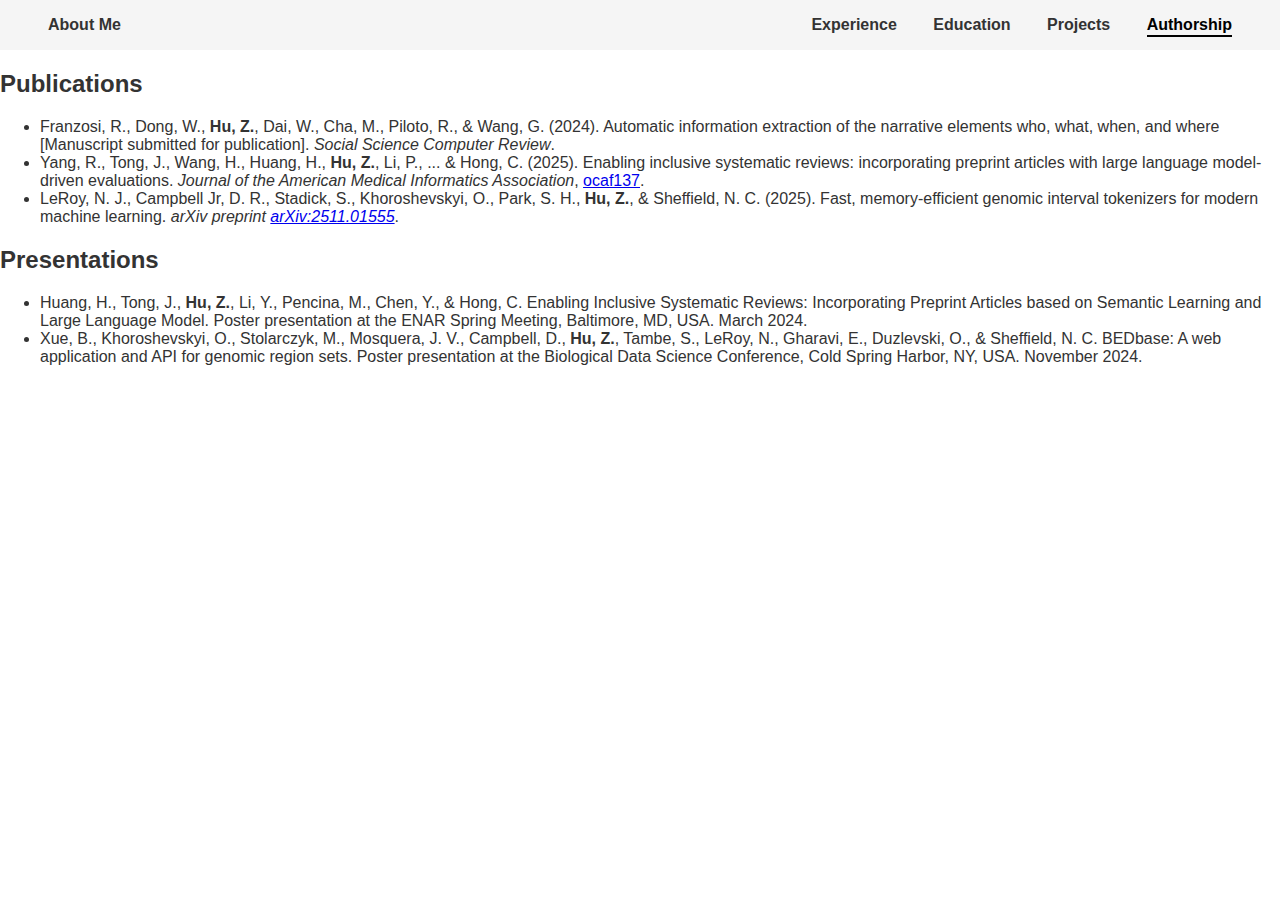
<file: authorship.html>
<!DOCTYPE html>
<html lang="en">
<head>
  <meta charset="utf-8"/>
  <meta content="width=device-width, initial-scale=1.0" name="viewport"/>
  <title>Authorship - Claude Hu</title>
  <link href="style.css" rel="stylesheet"/>
  <link href="https://cdnjs.cloudflare.com/ajax/libs/font-awesome/6.4.0/css/all.min.css" rel="stylesheet"/>
</head>
<body>
  <header>
    <div><a href="index.html">About Me</a></div>
    <nav>
      <a href="experience.html">Experience</a>
      <a href="education.html">Education</a>
      <a href="projects.html">Projects</a>
      <a class="active" href="authorship.html">Authorship</a>
    </nav>
  </header>

  <section>
    <h2>Publications</h2>
    <ul>
      <li>Franzosi, R., Dong, W., <strong>Hu, Z.</strong>, Dai, W., Cha, M., Piloto, R., &amp; Wang, G. (2024). Automatic information extraction of the narrative elements who, what, when, and where [Manuscript submitted for publication]. <em>Social Science Computer Review</em>.</li>
      <li>Yang, R., Tong, J., Wang, H., Huang, H.,  <strong>Hu, Z.</strong>, Li, P., ... &amp; Hong, C. (2025). Enabling inclusive systematic reviews: incorporating preprint articles with large language model-driven evaluations. <em>Journal of the American Medical Informatics Association</em>, <a href="https://doi.org/10.1093/jamia/ocaf137" target="_blank" rel="noopener noreferrer">ocaf137</a>.</li>
      <li>LeRoy, N. J., Campbell Jr, D. R., Stadick, S., Khoroshevskyi, O., Park, S. H., <strong>Hu, Z.</strong>, &amp; Sheffield, N. C. (2025). Fast, memory-efficient genomic interval tokenizers for modern machine learning. <em>arXiv preprint <a href="https://arxiv.org/abs/2511.01555" target="_blank" rel="noopener noreferrer">arXiv:2511.01555</a></em>.</li>
    </ul>

    <h2>Presentations</h2>
    <ul>
      <li>Huang, H., Tong, J., <strong>Hu, Z.</strong>, Li, Y., Pencina, M., Chen, Y., &amp; Hong, C. Enabling Inclusive Systematic Reviews: Incorporating Preprint Articles based on Semantic Learning and Large Language Model. Poster presentation at the ENAR Spring Meeting, Baltimore, MD, USA. March 2024.</li>
      <li>Xue, B., Khoroshevskyi, O., Stolarczyk, M., Mosquera, J. V., Campbell, D., <strong>Hu, Z.</strong>, Tambe, S., LeRoy, N., Gharavi, E., Duzlevski, O., &amp; Sheffield, N. C. BEDbase: A web application and API for genomic region sets. Poster presentation at the Biological Data Science Conference, Cold Spring Harbor, NY, USA. November 2024.</li>
    </ul>
  </section>
</body>
</html>
</file>
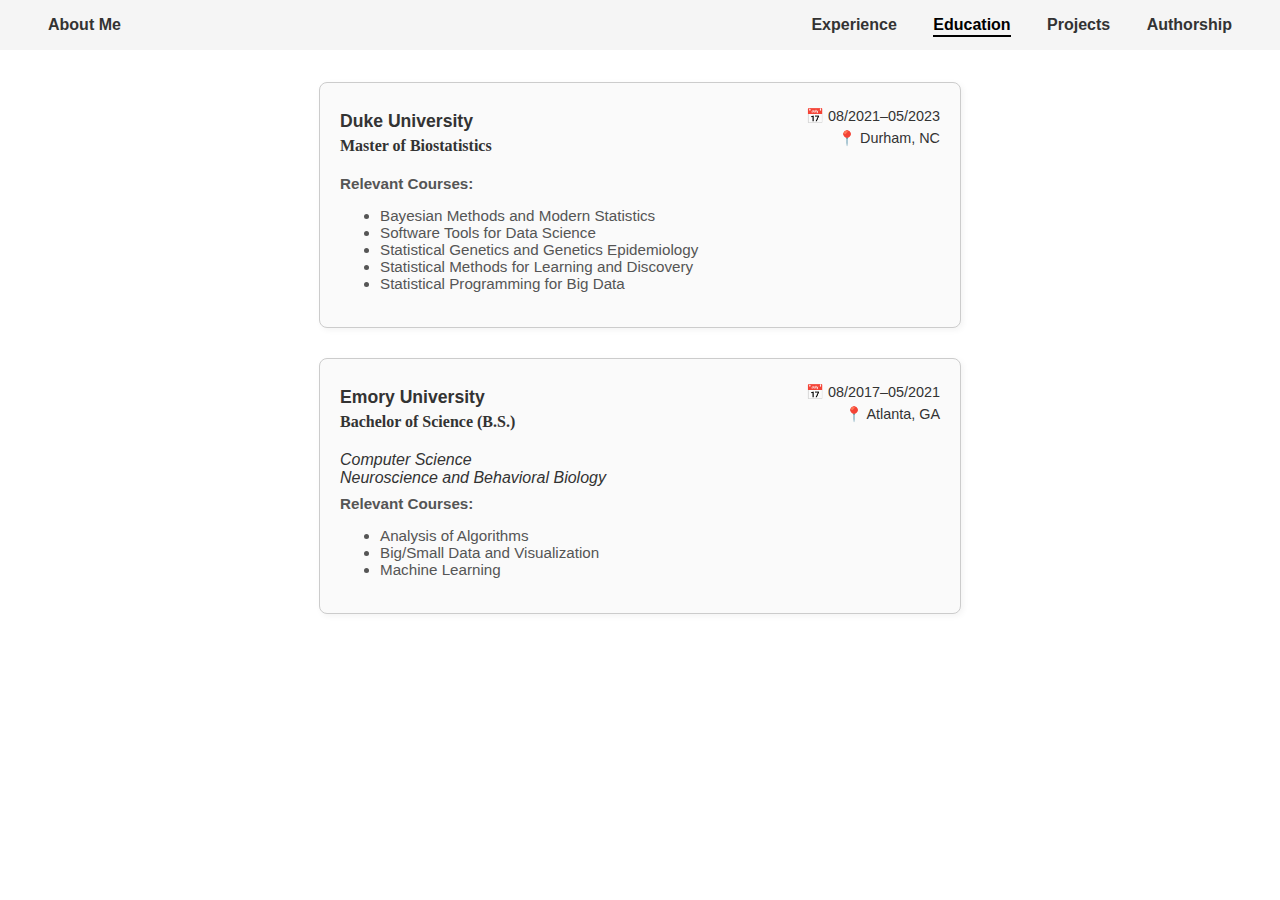
<file: education.html>
<!DOCTYPE html>

<html lang="en">
<head>
  <meta charset="utf-8"/>
  <title>Education - Claude Hu</title>
  <link href="style.css" rel="stylesheet"/>
  <style>
    .edu-container {
      display: flex;
      flex-direction: column;
      gap: 30px;
    }

    .edu-card {
      display: flex;
      justify-content: space-between;
      align-items: flex-start;
      border: 1px solid #ccc;
      padding: 20px;
      border-radius: 8px;
    }

    .edu-text {
      flex: 1;
    }

    .edu-info {
      text-align: right;
      white-space: nowrap;
      margin-left: 20px;
    }

    .degree {
      margin-bottom: 20px; /* 增加学位与课程之间的空隙 */
    }
  </style>
</head>

<body>
  <header>
    <div><a href="index.html">About Me</a></div>
    <nav>
      <a href="experience.html">Experience</a>
      <a class="active" href="education.html">Education</a>
      <a href="projects.html">Projects</a>
      <a href="authorship.html">Authorship</a>
    </nav>
  </header>

  <section>
    <div class="edu-container">

      <div class="edu-card">
        <div class="edu-text">
          <h3>Duke University</h3>
          <div class="degree">Master of Biostatistics</div>
          <div class="courses">
            <strong>Relevant Courses:</strong>
            <ul>
              <li>Bayesian Methods and Modern Statistics</li>
              <li>Software Tools for Data Science</li>
              <li>Statistical Genetics and Genetics Epidemiology</li>
              <li>Statistical Methods for Learning and Discovery</li>
              <li>Statistical Programming for Big Data</li>
            </ul>
          </div>
        </div>
        <div class="edu-info">
          <div>📅 08/2021–05/2023</div>
          <div>📍 Durham, NC</div>
        </div>
      </div>

      <div class="edu-card">
        <div class="edu-text">
          <h3>Emory University</h3>
          <div class="degree">Bachelor of Science (B.S.)</div>
          <div class="major">Computer Science</div>
          <div class="major">Neuroscience and Behavioral Biology</div>
          <div class="courses">
            <strong>Relevant Courses:</strong>
            <ul>
              <li>Analysis of Algorithms</li>
              <li>Big/Small Data and Visualization</li>
              <li>Machine Learning</li>
            </ul>
          </div>
        </div>
        <div class="edu-info">
          <div>📅 08/2017–05/2021</div>
          <div>📍 Atlanta, GA</div>
        </div>
      </div>

    </div>
  </section>
</body>
</html>
</file>
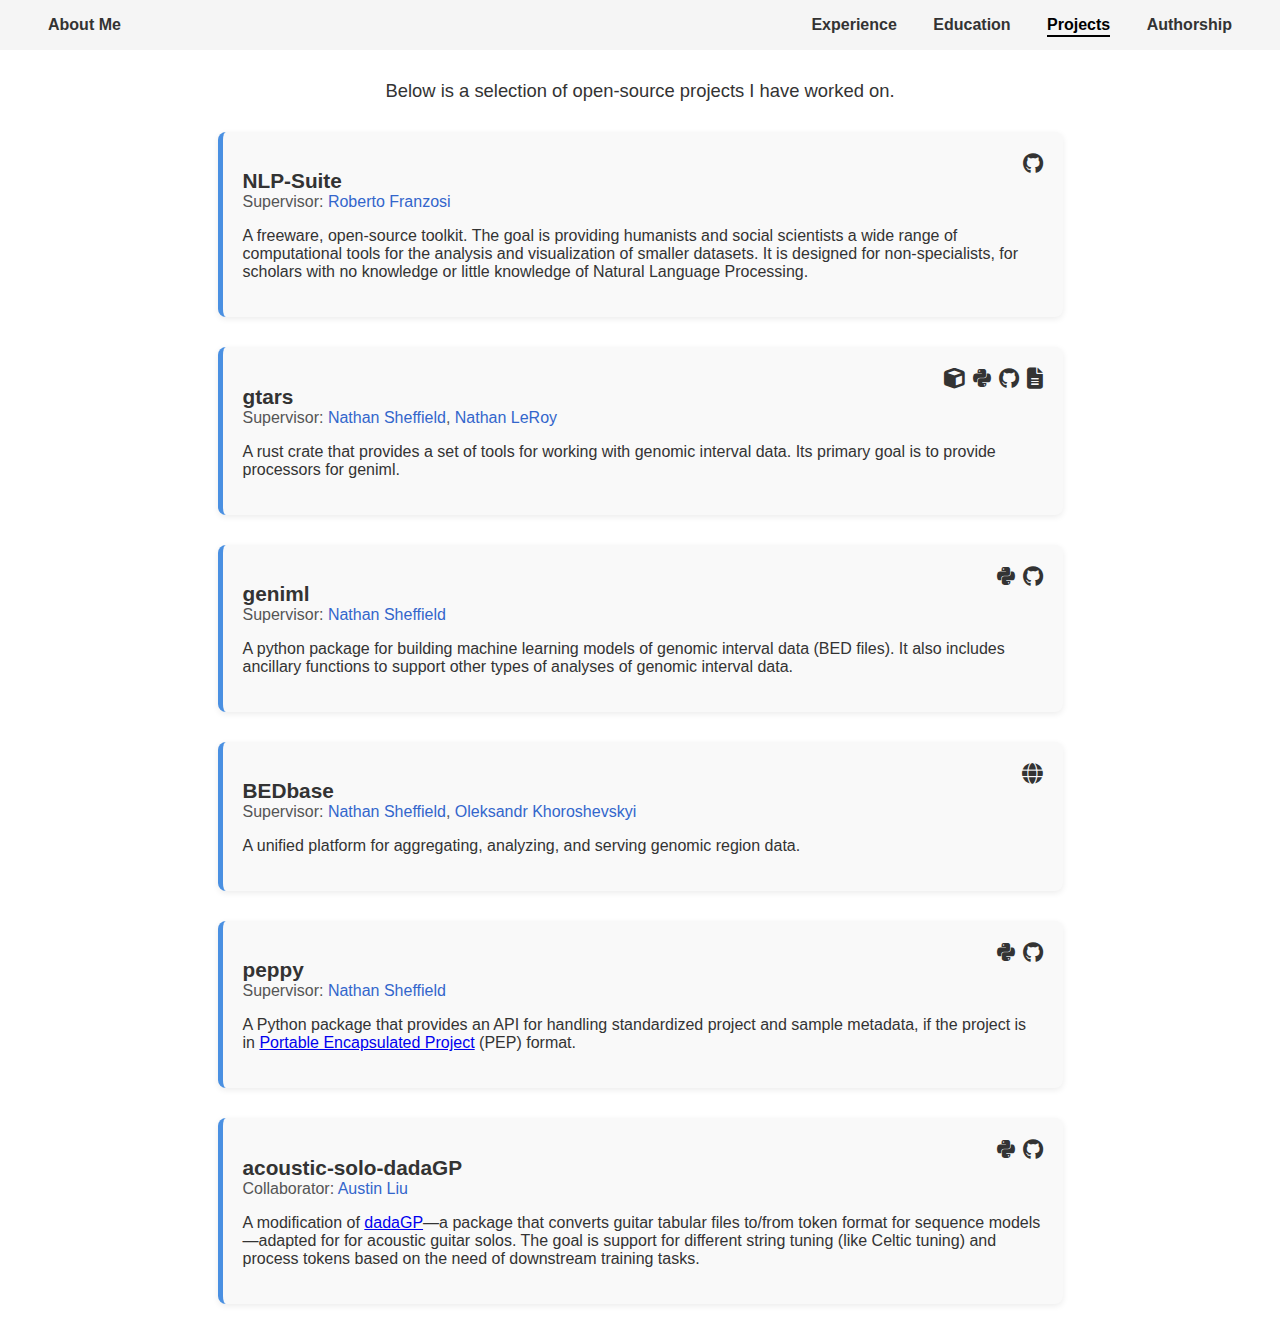
<file: projects.html>
<!DOCTYPE html>

<html lang="en">
<head>
<meta charset="utf-8"/>
<meta content="width=device-width, initial-scale=1.0" name="viewport"/>
<title>Projects - Claude Hu</title>
<link href="style.css" rel="stylesheet"/>
<link href="https://cdnjs.cloudflare.com/ajax/libs/font-awesome/6.4.0/css/all.min.css" rel="stylesheet"/>
</head>
<body>
<header>
<div><a href="index.html">About Me</a></div>
<nav>
<a href="experience.html">Experience</a>
<a href="education.html">Education</a>
<a class="active" href="projects.html">Projects</a>
<a href="authorship.html">Authorship</a>
</nav>
</header>

<p style="margin: 30px auto; font-size: 1.15em; text-align: center; max-width: 800px;">
  Below is a selection of open-source projects I have worked on.
</p>
  
<section>
<div class="experience-box">
<div class="top-right-icon">
<a href="https://github.com/NLP-Suite/NLP-Suite" target="_blank"><i class="fab fa-github"></i></a>
</div>
<h2>NLP-Suite</h2>
<h3 class="supervisor">Supervisor: <a href="https://sociology.emory.edu/people/bios/Franzosi-Roberto.html" target="_blank">Roberto Franzosi</a></h3>
<p>A freeware, open-source toolkit. The goal is providing humanists and social scientists a wide range of computational tools for the analysis and visualization of smaller datasets. It is designed for non-specialists, for scholars with no knowledge or little knowledge of Natural Language Processing. </p>
</div>
<div class="experience-box">
  <div class="top-right-icon">
    <a href="https://crates.io/crates/gtars" style="margin-right: 8px;" target="_blank">
      <i class="fas fa-cube"></i>
    </a>
    <a href="https://pypi.org/project/gtars/" style="margin-right: 8px;" target="_blank">
      <i class="fab fa-python"></i>
    </a>
    <a href="https://github.com/databio/gtars" style="margin-right: 8px;" target="_blank">
      <i class="fab fa-github"></i>
    </a>
    <a href="https://arxiv.org/abs/2511.01555" target="_blank">
      <i class="fas fa-file-alt"></i>
    </a>
  </div>

  <h2>gtars</h2>
  <h3 class="supervisor">
    Supervisor: 
    <a href="https://databio.org" target="_blank">Nathan Sheffield</a>,
    <a href="https://www.nathanleroy.dev/" target="_blank">Nathan LeRoy</a>
  </h3>
  <p>
    A rust crate that provides a set of tools for working with genomic interval data. Its primary goal is to provide processors for geniml.
  </p>
</div>
<div class="experience-box">
<div class="top-right-icon">
<a href="https://pypi.org/project/geniml/" style="margin-right: 8px;" target="_blank"><i class="fab fa-python"></i></a><a href="https://github.com/databio/geniml" target="_blank"><i class="fab fa-github"></i></a>
</div>
<h2>geniml</h2>
<h3 class="supervisor">Supervisor: <a href="https://databio.org" target="_blank">Nathan Sheffield</a></h3>
<p>A python package for building machine learning models of genomic interval data (BED files). It also includes ancillary functions to support other types of analyses of genomic interval data.</p>
</div>
<div class="experience-box">
  <div class="top-right-icon">
    <a href="https://bedbase.org" target="_blank"><i class="fas fa-globe"></i></a>
  </div>
  <h2>BEDbase</h2>
  <h3 class="supervisor">
    Supervisor: 
    <a href="https://databio.org" target="_blank">Nathan Sheffield</a>, 
    <a href="https://oleksandr.molfar.dev/" target="_blank">Oleksandr Khoroshevskyi</a>
  </h3>
  <p>A unified platform for aggregating, analyzing, and serving genomic region data.</p>
</div>
<div class="experience-box">
<div class="top-right-icon">
<a href="https://pypi.org/project/peppy/" style="margin-right: 8px;" target="_blank"><i class="fab fa-python"></i></a><a href="https://github.com/pepkit/peppy" target="_blank"><i class="fab fa-github"></i></a>
</div>
<h2>peppy</h2>
<h3 class="supervisor">Supervisor: <a href="https://databio.org" target="_blank">Nathan Sheffield</a></h3>
<p>A Python package that provides an API for handling standardized project and sample metadata, if the project is in <a href="https://pep.databio.org/">Portable Encapsulated Project</a> (PEP) format.</p>
</div>
<div class="experience-box">
<div class="top-right-icon">
<a href="https://pypi.org/project/acoustic-solo-dadaGP/" style="margin-right: 8px;" target="_blank"><i class="fab fa-python"></i></a><a href="https://github.com/austinliu05/acoustic-solo-dadaGP" target="_blank"><i class="fab fa-github"></i></a>
</div>
<h2>acoustic-solo-dadaGP</h2>
<h3 class="supervisor">Collaborator: <a href="https://austinliu.dev" target="_blank">Austin Liu</a></h3>
<p>A modification of <a href="https://github.com/dada-bots/dadaGP">dadaGP</a>—a package that converts guitar tabular files to/from token format for sequence models—adapted for for acoustic guitar solos. The goal is support for different string tuning (like Celtic tuning) and process tokens based on the need of downstream training tasks.</p>
</div>
</section>
</body>
</html>
</file>
<file: style.css>
body {
  font-family: Arial, sans-serif;
  margin: 0;
  padding: 0;
  background-color: #ffffff;
  color: #333;
}

header {
  display: flex;
  justify-content: space-between;
  align-items: center;
  padding: 1rem 2rem;
  background-color: #f5f5f5;
}

header a {
  margin: 0 1rem;
  text-decoration: none;
  color: #333;
  font-weight: bold;
}

header a.active {
  border-bottom: 2px solid black;
  padding-bottom: 2px;
  font-weight: bold;
  color: #000;
}

nav a.active {
  border-bottom: 2px solid black;
  padding-bottom: 2px;
  font-weight: bold;
  color: #000;
}

.hero {
  display: flex;
  flex-wrap: wrap;
  align-items: flex-start;
  padding: 2rem;
}

.hero img {
  max-width: 200px;
  border-radius: 1rem;
  margin-right: 2rem;
}

.intro {
  max-width: 600px;
}

.social-icons a {
  font-size: 1.5rem;
  text-decoration: none;
}

.social-icons img {
  height: 24px;
  vertical-align: middle;
}

/* New Sidebar Section */
.sidebar {
  background-color: #f0f0f0;
  padding: 1.5rem 1rem;
  border-radius: 1rem;
  display: flex;
  flex-direction: column;
  align-items: center;
  margin-right: 2rem;
  max-width: 250px;
}

.profile {
  display: flex;
  flex-direction: column;
  align-items: center;
}

.profile img {
  max-width: 120px;
  border-radius: 50%;
}

.profile .social-icons {
  margin-top: 1rem;
  display: flex;
  justify-content: center;
  gap: 12px;
}

.profile .social-icons a {
  font-size: 1.5rem;
  color: #333;
  text-decoration: none;
}

.profile .social-icons a:hover {
  color: #0077b5;
}

.profile .social-icons img {
  width: 24px;
  height: 24px;
}

.info-section {
  margin-top: 2rem;
  width: 100%;
}

.info-block {
  margin-bottom: 1.5rem;
  text-align: left;
  width: 100%;
  padding-left: 0.5rem;
}

.info-block h3 {
  margin-bottom: 0.5rem;
  font-size: 1.1rem;
  border-bottom: 1px solid #ccc;
  padding-bottom: 0.3rem;
}

.info-block ul {
  list-style-type: none;
  padding: 0;
  margin: 0;
}

.info-block li {
  font-size: 0.95rem;
  margin: 0.3rem 0;
}

/* Education section */
.edu-container {
  display: flex;
  flex-direction: column;
  align-items: center;
  padding: 2rem;
  gap: 2rem;
}

.edu-card {
  display: flex;
  justify-content: space-between;
  align-items: center;
  border: 1px solid #ddd;
  border-radius: 12px;
  box-shadow: 2px 2px 6px rgba(0,0,0,0.05);
  max-width: 600px;
  width: 100%;
  padding: 1.5rem;
  background: #fafafa;
  gap: 1rem;
}

.edu-text {
  flex: 1;
}

.edu-card img {
  width: 80px;
  height: auto;
}

.edu-card h3 {
  margin: 0.5rem 0 0.2rem;
  font-size: 1.1rem;
}

.degree {
  font-weight: bold;
  font-family: 'Georgia', serif;
  margin-top: 0.3rem;
  margin-bottom: 1.2rem;
}

.major {
  font-style: italic;
  font-family: 'Helvetica Neue', sans-serif;
}

.grad-date {
  font-size: 0.9rem;
  color: #666;
}

.courses {
  font-size: 0.95rem;
  color: #555;
  margin-top: 0.5rem;
}

.location {
  margin-top: 0.4rem;
  font-size: 0.95rem;
  color: #333;
}

/* Experience section */
.experience-box {
  background-color: #f9f9f9;
  border-left: 5px solid #4a90e2;
  padding: 20px;
  margin: 30px auto;
  max-width: 800px;
  box-shadow: 0 2px 6px rgba(0,0,0,0.08);
  border-radius: 8px;
}

.experience-box h2 {
  font-size: 1.3em;
  margin-bottom: 10px;
}

.experience-box .org {
  font-weight: normal;
  font-size: 0.95em;
  color: #555;
}

/* time & location to align to right side */
.edu-info {
  text-align: right;
  white-space: nowrap;
  font-size: 0.9rem;
  line-height: 1.5;
  margin-left: 1rem;
  align-self: flex-start; /* 向上对齐卡片顶部 */
  margin-top: 0.2rem;     /* 可根据视觉微调 0 ~ 6px */
}


.sidebar {
  box-sizing: border-box;
}

.profile {
  display: flex;
  flex-direction: column;
  align-items: center;
  width: 100%;
}

.profile img {
  max-width: 120px;
  width: 100%;
  height: auto;
  border-radius: 50%;
  display: block;
  margin-left: auto;
  margin-right: auto;
}

.profile .social-icons {
  margin-top: 1rem;
  display: flex;
  justify-content: center;
  gap: 12px;
  width: 100%;
}

.profile .social-icons img {
  width: 24px;
  height: 24px;
}

.top-right-icon {
  display: flex;
  justify-content: flex-end;
  margin-bottom: -1.5rem;
}

.top-right-icon a {
  font-size: 1.3rem;
  color: #333;
  text-decoration: none;
}

.top-right-icon a:hover {
  color: #4a90e2;
}

.supervisor {
  font-size: 1em;
  font-weight: normal;
  margin-top: -10px;
  margin-bottom: 10px;
  color: #555;
}

.supervisor a {
  color: #3366cc;
  text-decoration: none;
}

.supervisor a:hover {
  text-decoration: underline;
}
</file>
